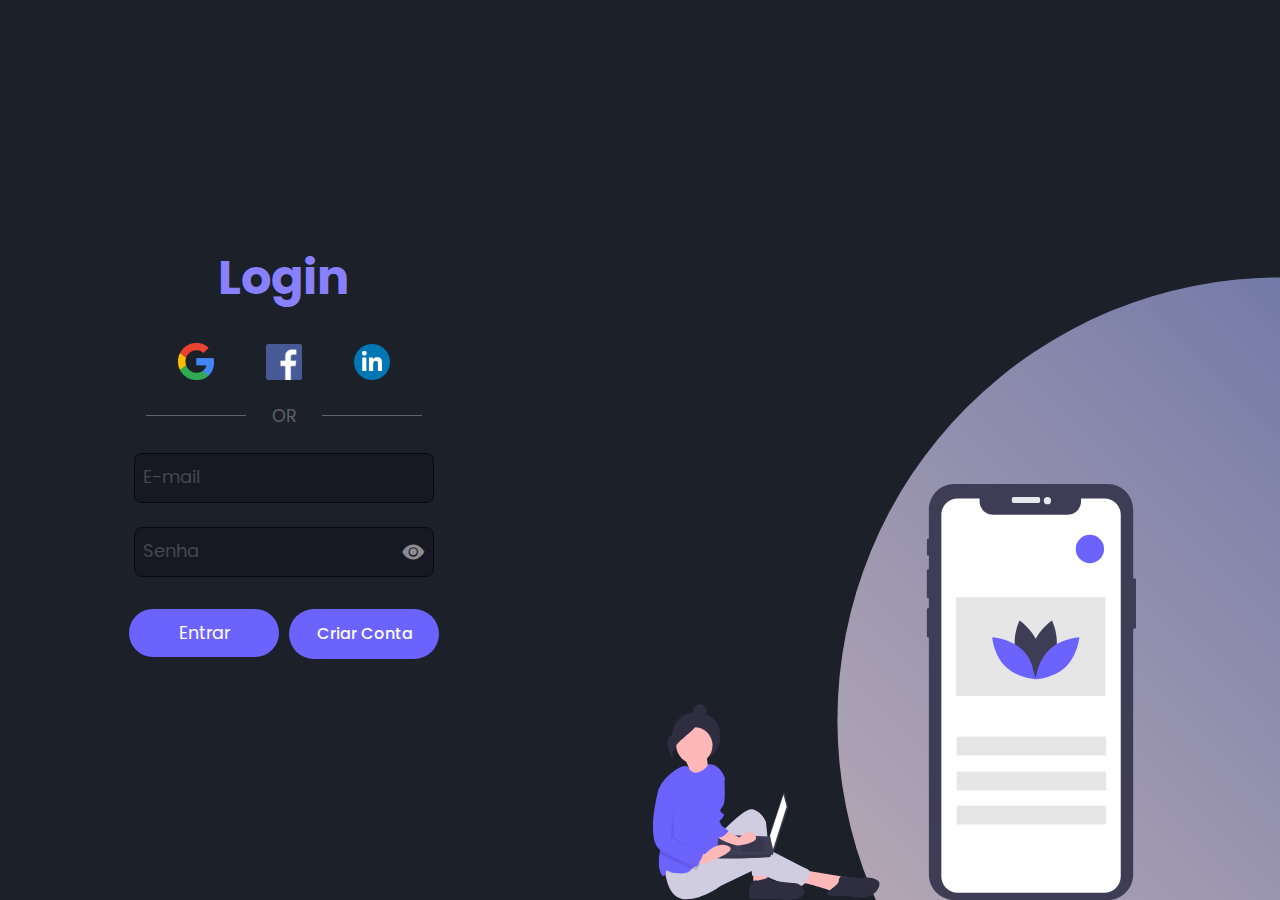
<file: projeto_tela_login/tela-login/index.html>
<!DOCTYPE html>
<html lang="pt-br">
<head>
    <meta charset="UTF-8">
    <meta http-equiv="X-UA-Compatible" content="IE=edge">
    <meta name="viewport" content="width=device-width, initial-scale=1.0"> 
    <!--Jquery-->
    <script src="https://code.jquery.com/jquery-3.7.1.js" integrity="sha256-eKhayi8LEQwp4NKxN+CfCh+3qOVUtJn3QNZ0TciWLP4=" crossorigin="anonymous"></script>
    <!--Icones-->
    <link rel="stylesheet" href="https://cdn.jsdelivr.net/npm/bootstrap-icons@1.11.2/font/bootstrap-icons.min.css">
    <!--Folha de estilo-->
    <link rel="stylesheet" href="style.css">
    <!--Título-->
    <title>sing up form</title>
</head>
<body>
    <main>
        <h1>Login</h1> <!--Título principal-->
        <div class="social-media"> <!--imagens social-media-->
            <a href="#">
                <img src="../imagens/google.png" alt="Google">
            </a>
            <a href="#">
                <img src="../imagens/facebook.png" alt="Facebook">
            </a>
            <a href="#">
                <img src="../imagens/linkedin.png" alt="Linkedin">
            </a>
        </div>
        <div class="alternative"> <!--Linha divisoria-->
            <span>OR</span>
        </div>
        <!--formulario-->
        <form action="" id="form">
           <label for="email"> <!--Email-->
                <input type="email" placeholder="E-mail" autocomplete="off" name="email" id="email" class="required" oninput="emailValidate()">
                <span class="span-required" >Digite um E-mail válido</span> <!--Requisição email-->
            </label>
            <label for="password"> <!--Senha-->
                <input type="password" placeholder="Senha" autocomplete="off"  name="password" id="password" class="required" oninput="passwordValidate()">
                <span class="span-required">Digite uma senha com no mínimo 8 caracteres</span> <!--Requisição senha-->
                <i class="bi bi-eye-fill" id="btn-senha" onclick="mostrarSenha()"></i> <!--botão visualizar senha-->
            </label>
            <span class="span-erro" id="erro">E-mail ou Senha incorreto</span> <!--Requisição do email e senha-->
            <!--botões-->
            <input type="submit" name="submit" class="bnt-entrar" value="Entrar" onclick="entrar(event)">
            <a href="../tela-cadastro/index_cadastro.html" class="btn-conta">Criar Conta</a>
        </form>
    </main>
    <section class="images"> <!--Imagem do celular e bolha roxa-->
        <img src="../imagens/mobile.svg" alt="Mobile">
        <div class="circle"></div>
    </section>

    <script src="../js/sweealert2.js"></script>
    <script src="main.js"></script>
</body>
</html>
</file>
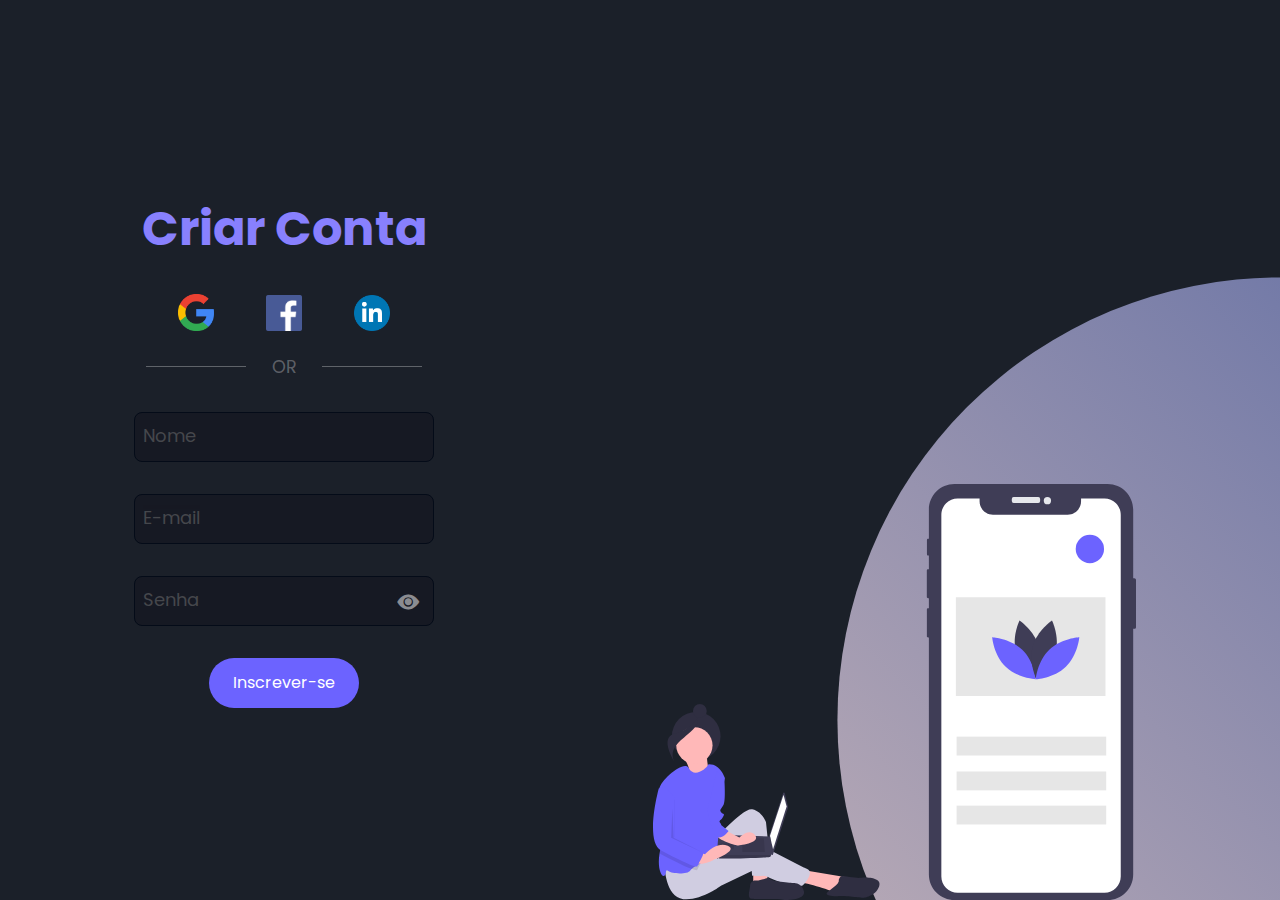
<file: projeto_tela_login/tela-cadastro/index_cadastro.html>
<!DOCTYPE html>
<html lang="pt-br">
<head>
    <meta charset="UTF-8">
    <meta http-equiv="X-UA-Compatible" content="IE=edge">
    <meta name="viewport" content="width=device-width, initial-scale=1.0">
    <!--Jquery-->
    <script src="https://code.jquery.com/jquery-3.7.1.js" integrity="sha256-eKhayi8LEQwp4NKxN+CfCh+3qOVUtJn3QNZ0TciWLP4=" crossorigin="anonymous"></script>
    <!--Icones-->
    <link rel="stylesheet" href="https://cdn.jsdelivr.net/npm/bootstrap-icons@1.11.2/font/bootstrap-icons.min.css"> 
    <!--Folha de estilo-->
    <link rel="stylesheet" href="style_cadastro.css"> 
    <!--Título-->
    <title>sing up form</title>
</head>
<body>
    <main>
        <h1>Criar Conta</h1> <!--Título principal-->
        <div class="social-media"> <!--imagens social-media-->
            <a href="#">
                <img src="../imagens/google.png" alt="Google">
            </a>
            <a href="#">
                <img src="../imagens/facebook.png" alt="Facebook">
            </a>
            <a href="#">
                <img src="../imagens/linkedin.png" alt="Linkedin">
            </a>
        </div>
        <div class="alternative"> <!--Linha divisoria-->
            <span>OR</span>
        </div>
        <!--formulario-->
        <form action="" id="form">
            <label for="name" id="labelNome"> <!--Nome-->
                <input type="text" placeholder="Nome" autocomplete="off" name="nome" id="name" class="required">
                <span class="span-required">Nome deve ter no mínimo 3 caracteres</span> <!--Requisição nome-->
            </label>
            <label for="email" id="labelEmail"> <!--Email-->
                <input type="email" placeholder="E-mail" autocomplete="off" name="email" id="email" class="required">
                <span class="span-required">Digite um E-mail válido</span> <!--Requisição email-->
            </label>
            <label for="password" id="labelSenha"> <!--Senha-->
                <input type="password" placeholder="Senha" autocomplete="off"  name="password" id="password" class="required">
                <span class="span-required">Digite uma senha com no mínimo 8 caracteres</span> <!--Requisição senha-->
                <i class="bi bi-eye-fill" id="btn-senha" onclick="mostrarSenha()"></i> <!--botão visualizar senha-->
            </label>

            <button id="btn-cadastrar" onclick="cadastrar(event)">Inscrever-se</button> <!--Botão cadastrar-->
        </form>
    </main>

    <section class="images"> <!--Imagem do celular e bolha roxa-->
        <img src="../imagens/mobile.svg" alt="Mobile">
        <div class="circle"></div>
    </section>
    <script src="../js/sweealert2.js"></script>
    <script src="main_cadastro.js"></script>
</body>
</html>
</file>
<file: projeto_tela_login/tela-login/style.css>
/* importando fonte poppins*/ 
@import url('https://fonts.googleapis.com/css2?family=Poppins:wght@100;200;300;400;500;600&display=swap');

/*resetando o layout padrão*/ 
* {
    margin: 0;
    padding: 0;
    border: 0;
    box-sizing: border-box;
    font-family: "Poppins", sans-serif;
}

/*customizando corpo da página*/
body {
    background: #1B2029;
    color: white;
    font-weight: 500;
    display: flex;
    min-height: 100vh;
    min-width: 100vw;
}

/*Principal*/
main {
    width: 50vw;
    display: flex;
    flex-direction: column;
    align-items: center;
    justify-content: center;
}

/*Título*/
main h1 {
    color: #8880FE;
    font-size: 3rem;
    margin-bottom: 3rem;
    text-align: center;
}
/*container das imagens de social media*/
main.social-media {
    display: flex;
    align-content: center;
}
/*Links da social media*/
main .social-media a {
    text-decoration: none;
}
/*imagens da social media*/
main .social-media img {
    width: 36px;
    margin-left: 3rem;
    margin-top: -2rem;
}
main .social-media a:first-child img {
    margin-left: 0;
}

/*Linha separatória com o OR*/
main .alternative {
    margin-top: 1rem;
}
main .alternative span {
    font-size: 1.1rem;
    font-weight: 400;
    color: rgba(255, 255, 255, 0.3);
    position: relative;
}
main .alternative span::before, main .alternative span::after {
    position: absolute;
    content: '';
    height: 1px;
    width: 100px;
    bottom: 50%;
    right: 50px;
    background: rgba(255, 255, 255, 0.3);
}
main .alternative span::after {
    left: 50px;
}

/*Container do formulário*/
main form {
    position: relative;
    display: flex;
    flex-direction: column;
    align-items: center;
}

/*Inputs dos formulários*/
main form label {
    display: flex;
    flex-direction: column;
}

/*Custumizando o botão de visualizar senha*/
i {
    font-size: 22px;
    cursor: pointer;
    position: absolute;
    bottom: 39%;
    right: 5%;
    opacity: 0.5;
}

/*Custumização do placeholder*/
main form input::placeholder {
    font-size: 18px;
    opacity: 0.5;
}
main form input:focus::placeholder {
    opacity: 1;
}

/*botão entrar*/
main form input {
    background: #161923;
    width: 300px;
    height: 50px;
    padding: 0 0.5rem;
    margin-top: 1.5rem;
    outline: none;
    color: rgba(166, 166, 166);
    font-size: 1rem;
    border: 1px solid #040B18;
    border-radius: 8px;
} 

/*Design do botão entrar*/
.bnt-entrar {
    cursor: pointer;
    width: 150px;
    height: 48px;
    margin-top: 2rem;
    margin-left: -10rem;
    border: none;
    border-radius: 32px;
    background: #6C63FF;
    color: white;
    font-size: 1.1rem;
    transition: all .3s ease-in-out;
}

/*Design do texto do botão criar conta*/
main form a {
    display:flex;
    align-items:center;
    text-indent: 25px;
    text-decoration: none;
}

/*Design do botão criar conta*/
.btn-conta{
    padding: 0 0.2rem;
    cursor: pointer;
    width: 150px;
    height: 50px;
    margin-top: -3rem;
    margin-left: 10rem;
    border: none;
    border-radius: 32px;
    background: #6C63FF;
    color: white;
    font-size: 1rem;
    transition: all .3s ease-in-out;
}

.btn-conta:hover {
    background: #5952d4;
}

/*Design do hover no botão*/
main form input[type="submit"]:hover {
    background: #5952d4;
}

/*Editando a imagem*/
section.images {
    width: 50vw;
    display: flex;
    align-items: flex-end;
    justify-content: flex-end;
    padding: 0rem;
    margin-right: 9rem;
}

section.images img {
    width: 85%;
}

/*criando e custumizando o circulo roxo*/
section.images .circle {
    position: absolute;
    height: 100%;
    width: 100%;
    top: 0;
    left: 0;
    background: linear-gradient(45deg, #E8CBC0, #636FA4);
    clip-path: circle(40% at right 80%);
    z-index: -1;
}

/*Estilo do input quando estiver errado*/
.span-required {
    display: none;
    font-size: 12px;
    margin: 0 0 -14px 4px;
    color: red;
}

.span-erro {
    display: none;
    font-size: 16px;
    margin: 15px 0px -15px 0px;
    color: red;

}

/*layout responsivo*/
@media only screen and (min-width: 1000px) and (max-width: 1200px) {
    section.images img {
        width: 90%;
    }

    section.images .circle {
        clip-path: circle(35% at right 80%);
    }
}

@media only screen and (min-width: 900px) and (max-width: 999px) {
    section.images img {
        width: 90%;
    }

    section.images .circle {
        clip-path: circle(35% at right 80%);
    }

    main h1 {
        font-size: 2.5rem;
    }
}

@media only screen and (max-width: 900px) {
    section.images {
        display: none;
        visibility: hidden;
    }

    main {
        width: 100vw;
    }

    body {
        overflow: hidden;
        overflow-x: hidden;
    }
}

@media only screen and (max-width: 450px) {
    body {
        overflow: hidden;
        overflow-x: hidden;
    }

    main h1 {
        font-size: 2rem;
    }

    main .alternative span {
        font-size: 0.8rem;
    }

    main form label span, main form input[type="submit"] {
        font-size: 1rem;
    }
}
</file>
<file: projeto_tela_login/tela-cadastro/style_cadastro.css>
/* importando fonte poppins*/ 
@import url('https://fonts.googleapis.com/css2?family=Poppins:wght@100;200;300;400;500;600&display=swap');

/*resetando o layout padrão*/
* {
    margin: 0;
    padding: 0;
    border: 0;
    box-sizing: border-box;
    font-family: "Poppins", sans-serif;
}

/*customizando corpo da página*/
body {
    background: #1B2029;
    color: white;
    font-weight: 500;
    display: flex;
    min-height: 100vh;
    min-width: 100vw;
    overflow: hidden;
}

/*Principal*/
main {
    width: 50vw;
    display: flex;
    flex-direction: column;
    align-items: center;
    justify-content: center;
}

/*Título*/
main h1 {
    color: #8880FE;
    font-size: 3rem;
    margin-bottom: 3rem;
    text-align: center;
}
/*container das imagens de social media*/
main.social-media {
    display: flex;
    align-content: center;
}
/*Links da social media*/
main .social-media a {
    text-decoration: none;
}
/*imagens da social media*/
main .social-media img {
    width: 36px;
    margin-left: 3rem;
    margin-top: -2rem;
}
main .social-media a:first-child img {
    margin-left: 0;
}

/*Linha separatória com o OR*/
main .alternative {
    margin-top: 1rem;
}
main .alternative span {
    font-size: 1.1rem;
    font-weight: 400;
    color: rgba(255, 255, 255, 0.3);
    position: relative;
}
main .alternative span::before, main .alternative span::after {
    position: absolute;
    content: '';
    height: 1px;
    width: 100px;
    bottom: 50%;
    right: 50px;
    background: rgba(255, 255, 255, 0.3);
}
main .alternative span::after {
    left: 50px;
}

/*Container do formulário*/
main form {
    position: relative;
    display: flex;
    flex-direction: column;
    align-items: center;
}

/*Inputs dos formulários*/
main form label {
    display: flex;
    flex-direction: column;
}

/*Custumizando o botão de visualizar senha*/
i {
    font-size: 22px;
    cursor: pointer;
    position: absolute;
    bottom: 27%;
    right: 5%;
    opacity: 0.5;
}

/*botão entrar*/
main form input {
    background: #161923;
    width: 300px;
    height: 50px;
    padding: 0 0.5rem;
    margin-top: 2rem;
    outline: none;
    color: rgba(166, 166, 166);
    font-size: 1rem;
    border: 1px solid #040B18;
    border-radius: 8px;
}
main form input[type="submit"] {
    cursor: pointer;
    width: 50%;
    margin-top: 2rem;
    border: none;
    border-radius: 32px;
    background: #6C63FF;
    color: white;
    font-size: 1.1rem;
    transition: all .3s ease-in-out;
}
main form input[type="submit"]:hover {
    background: #5952d4;
}
main form input::placeholder {
    font-size: 18px;
    opacity: 0.5;
}
main form input:focus::placeholder {
    opacity: 1;
}

/*Custumizado o botão cadastrar*/
#btn-cadastrar{
    cursor: pointer;
    width: 150px;
    height: 50px;
    margin-top: 2rem;
    margin-left: 0rem;
    border: none;
    border-radius: 32px;
    background: #6C63FF;
    color: white;
    font-size: 1rem;
    transition: all .3s ease-in-out;
}
#btn-cadastrar:hover {
    background: #5952d4;
}

/*Editando a imagem*/
section.images {
    width: 50vw;
    display: flex;
    align-items: flex-end;
    justify-content: flex-end;
    padding: 0rem;
    margin-right: 9rem;
}
section.images img {
    width: 85%;
}

/*criando e custumizando o circulo roxo*/
section.images .circle {
    position: absolute;
    height: 100%;
    width: 100%;
    top: 0;
    left: 0;
    background: linear-gradient(45deg, #E8CBC0, #636FA4);
    clip-path: circle(40% at right 80%);
    z-index: -1;
}

/*Estilo do input quando estiver errado*/
.span-required {
    display: none;
    font-size: 12px;
    margin: 0 0 -14px 4px;
    color: red;
}

/*layout responsivo*/
@media only screen and (min-width: 1000px) and (max-width: 1200px) {
    section.images img {
        width: 90%;
    }

    section.images .circle {
        clip-path: circle(35% at right 80%);
    }
}

@media only screen and (min-width: 900px) and (max-width: 999px) {
    section.images img {
        width: 90%;
    }

    section.images .circle {
        clip-path: circle(35% at right 80%);
    }

    main h1 {
        font-size: 2.5rem;
    }
}

@media only screen and (max-width: 900px) {
    section.images {
        display: none;
        visibility: hidden;
    }

    main {
        width: 100vw;
    }
}

@media only screen and (max-width: 450px) {
    main h1 {
        font-size: 2rem;
    }

    main .alternative span {
        font-size: 0.8rem;
    }

    main form label span, main form input[type="submit"] {
        font-size: 1rem;
    }
}
</file>
